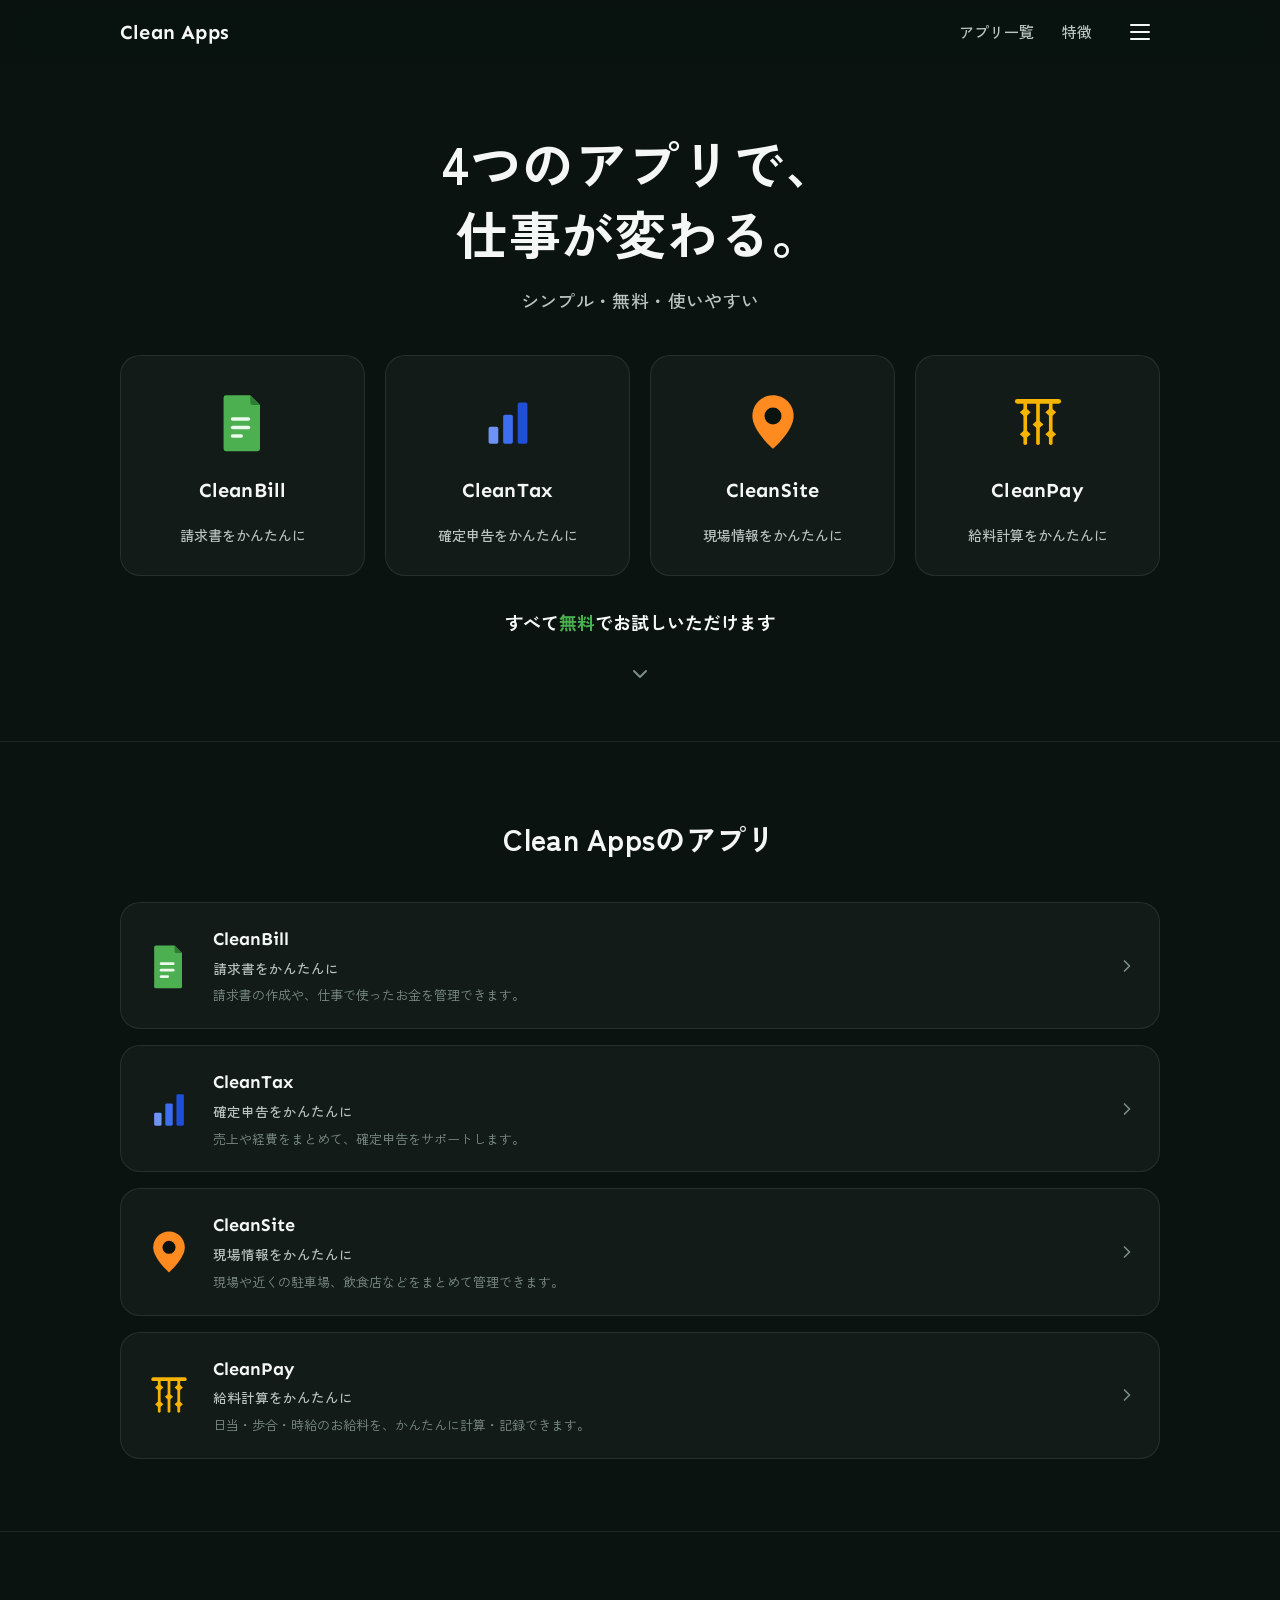
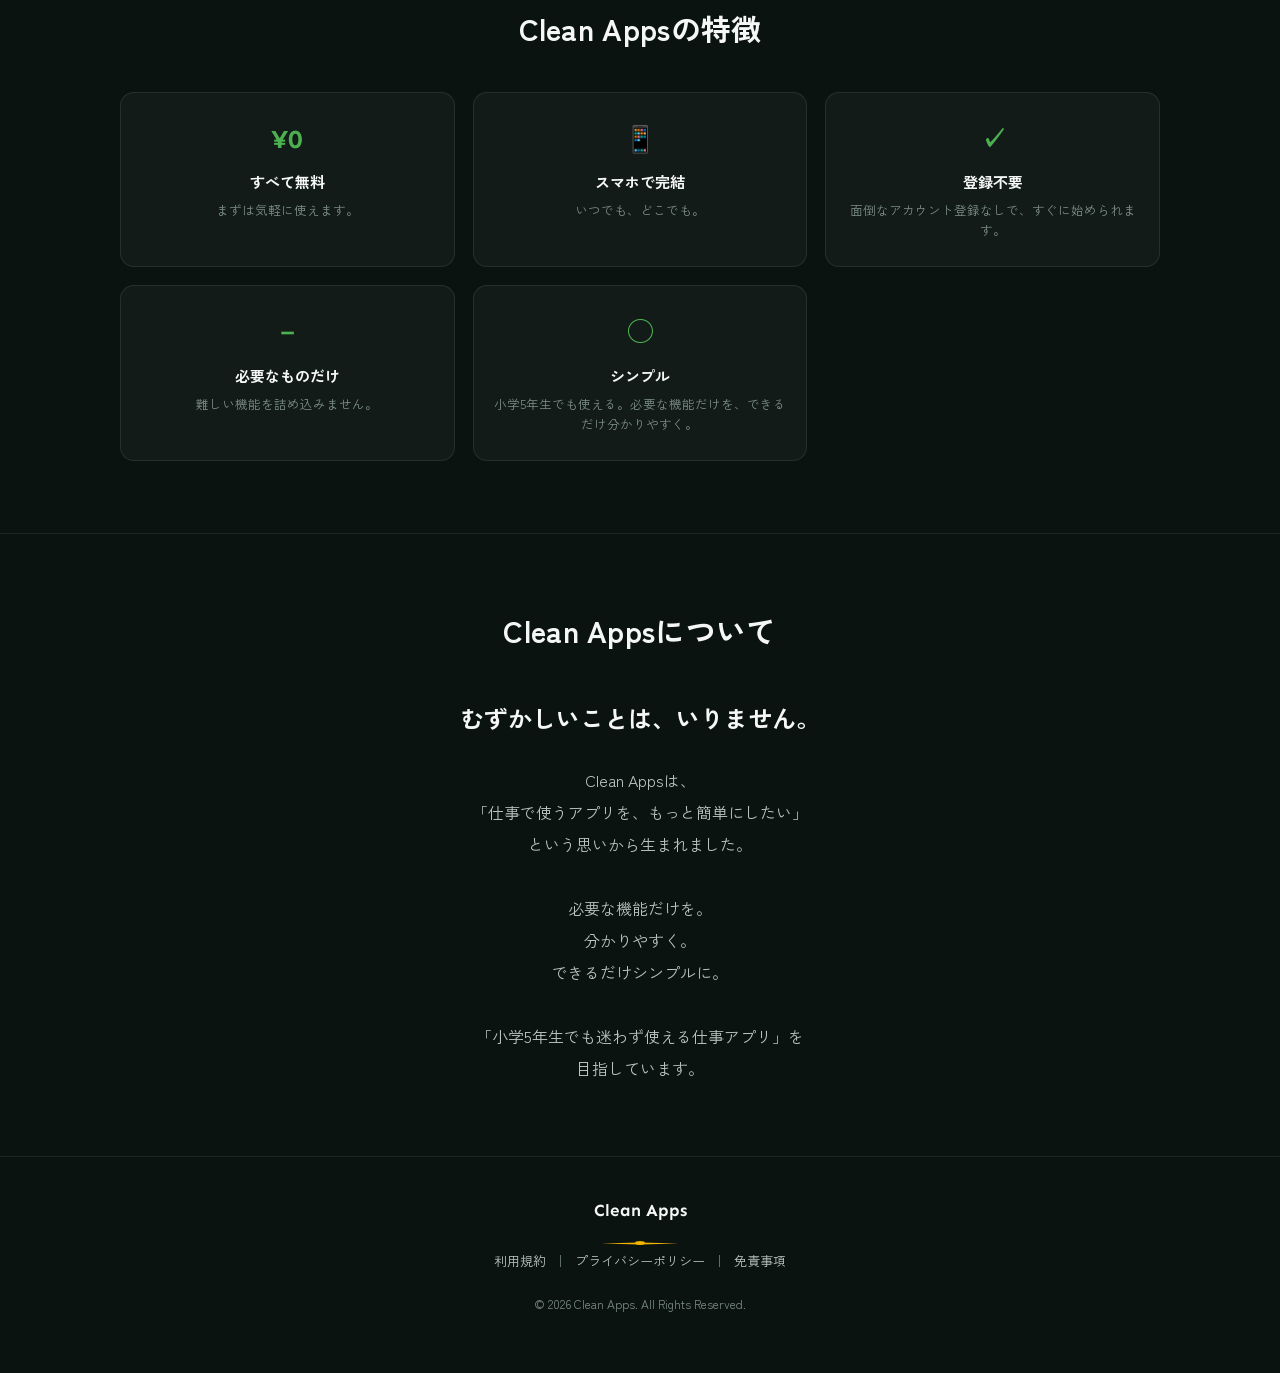
<file: index.html>
<!DOCTYPE html>
<html lang="ja">
<head>
<!-- Google tag (gtag.js) -->
<script async src="https://www.googletagmanager.com/gtag/js?id=G-RJ6NZ800L5"></script>
<script>
  window.dataLayer = window.dataLayer || [];
  function gtag(){dataLayer.push(arguments);}
  gtag('js', new Date());
  gtag('config', 'G-RJ6NZ800L5');
</script>
<meta charset="UTF-8" />
<meta name="viewport" content="width=device-width, initial-scale=1, viewport-fit=cover" />
<title>Clean Apps｜4つのアプリで、仕事が変わる。</title>
<meta name="description" content="Clean Appsは「請求書」「確定申告」「現場情報」「給料計算」を、それぞれシンプルに、無料で使えるWebアプリシリーズです。登録不要・スマホで完結。小学5年生でも迷わず使える仕事アプリを目指しています。" />
<link rel="canonical" href="https://cleanbillapp.github.io/CleanApps/" />

<!-- OGP -->
<meta property="og:type" content="website" />
<meta property="og:site_name" content="Clean Apps" />
<meta property="og:title" content="Clean Apps｜4つのアプリで、仕事が変わる。" />
<meta property="og:description" content="CleanBill・CleanTax・CleanSite・CleanPay。仕事に必要な作業をシンプルにする、無料のWebアプリシリーズです。" />
<meta property="og:url" content="https://cleanbillapp.github.io/CleanApps/" />
<meta property="og:image" content="https://cleanbillapp.github.io/CleanApps/assets/ogp.png" />
<meta name="twitter:card" content="summary_large_image" />

<link rel="icon" href="assets/favicon.svg" type="image/svg+xml" />
<link rel="preconnect" href="https://fonts.googleapis.com" />
<link rel="preconnect" href="https://fonts.gstatic.com" crossorigin />
<link href="https://fonts.googleapis.com/css2?family=Sen:wght@700;800&family=Zen+Kaku+Gothic+New:wght@500;700;900&display=swap" rel="stylesheet" />
<link rel="stylesheet" href="css/style.css" />
</head>
<body>

<a class="visually-hidden" href="#main">本文へスキップ</a>

<header class="site-header" id="siteHeader">
  <div class="container">
    <a href="#top" class="logo" aria-label="Clean Apps トップへ">
      <span>Clean Apps</span>
    </a>
    <nav class="header-nav" aria-label="メインメニュー">
      <a class="nav-link" href="#apps">アプリ一覧</a>
      <a class="nav-link" href="#features">特徴</a>
      <button class="menu-button" id="menuButton" aria-expanded="false" aria-controls="navOverlay" aria-label="メニューを開く">
        <span></span><span></span><span></span>
      </button>
    </nav>
  </div>
</header>

<div class="nav-overlay" id="navOverlay">
  <div class="nav-overlay-inner">
    <a href="#apps" data-close>アプリ一覧</a>
    <a href="#features" data-close>Clean Appsの特徴</a>
    <a href="#about" data-close>Clean Appsについて</a>
    <button type="button" class="share-menu-item" id="shareButtonMenu">
      <span aria-hidden="true">📱</span> Clean Appsを教える
    </button>
    <div class="overlay-divider"></div>
    <div class="overlay-sub">
      <a href="terms.html">利用規約</a>
      <a href="privacy.html">プライバシーポリシー</a>
      <a href="disclaimer.html">免責事項</a>
    </div>
  </div>
</div>

<main id="main">

  <!-- ファーストビュー -->
  <section class="hero" id="top">
    <div class="container">
      <h1>4つのアプリで、<br />仕事が変わる。</h1>
      <p class="lead">シンプル・無料・使いやすい</p>

      <div class="app-grid">
        <a class="app-card" href="https://cleanbillapp.github.io/PLOMPT/" target="_blank" rel="noopener">
          <span class="app-icon" aria-hidden="true">
            <svg viewBox="0 0 56 56" width="100%" height="100%">
              <path d="M14 6h20l8 8v36a2 2 0 0 1-2 2H14a2 2 0 0 1-2-2V8a2 2 0 0 1 2-2z" fill="#4caf50"/>
              <path d="M34 6l8 8h-6a2 2 0 0 1-2-2V6z" fill="#2e7d32"/>
              <rect x="18" y="24" width="16" height="3" rx="1.5" fill="#eafaeb"/>
              <rect x="18" y="31" width="16" height="3" rx="1.5" fill="#eafaeb"/>
              <rect x="18" y="38" width="10" height="3" rx="1.5" fill="#eafaeb"/>
            </svg>
          </span>
          <span class="app-name">CleanBill</span>
          <span class="app-copy">請求書をかんたんに</span>
        </a>

        <a class="app-card" href="https://cleanbillapp.github.io/CleanTax/" target="_blank" rel="noopener">
          <span class="app-icon" aria-hidden="true">
            <svg viewBox="0 0 56 56" width="100%" height="100%">
              <rect x="12" y="32" width="8" height="14" rx="1.5" fill="#6f93f5"/>
              <rect x="24" y="22" width="8" height="24" rx="1.5" fill="#3d6ef0"/>
              <rect x="36" y="12" width="8" height="34" rx="1.5" fill="#1f4fd6"/>
            </svg>
          </span>
          <span class="app-name">CleanTax</span>
          <span class="app-copy">確定申告をかんたんに</span>
        </a>

        <a class="app-card" href="https://cleanbillapp.github.io/CleanSite/" target="_blank" rel="noopener">
          <span class="app-icon" aria-hidden="true">
            <svg viewBox="0 0 56 56" width="100%" height="100%">
              <path d="M28 6c-9.4 0-17 7.6-17 17 0 12.4 17 27 17 27s17-14.6 17-27c0-9.4-7.6-17-17-17z" fill="#ff8a1f"/>
              <circle cx="28" cy="23" r="7" fill="#0a1310"/>
            </svg>
          </span>
          <span class="app-name">CleanSite</span>
          <span class="app-copy">現場情報をかんたんに</span>
        </a>

        <a class="app-card" href="https://cleanbillapp.github.io/CleanPay/" target="_blank" rel="noopener">
          <span class="app-icon" aria-hidden="true">
            <svg viewBox="0 0 56 56" width="100%" height="100%">
              <!-- CleanPay: minimal abacus, vertical-line emphasis -->
              <rect x="9" y="9" width="38" height="4" rx="2" fill="#f4b400"/>
              <rect x="16" y="11" width="3" height="36" rx="1.5" fill="#f4b400"/>
              <rect x="26.5" y="11" width="3" height="36" rx="1.5" fill="#f4b400"/>
              <rect x="37" y="11" width="3" height="36" rx="1.5" fill="#f4b400"/>
              <path d="M13 20l4.5-4 4.5 4-4.5 4z" fill="#f4b400"/>
              <path d="M23.5 30l4.5-4 4.5 4-4.5 4z" fill="#f4b400"/>
              <path d="M34 20l4.5-4 4.5 4-4.5 4z" fill="#f4b400"/>
              <path d="M13 38l4.5-4 4.5 4-4.5 4z" fill="#f4b400"/>
              <path d="M34 38l4.5-4 4.5 4-4.5 4z" fill="#f4b400"/>
            </svg>
          </span>
          <span class="app-name">CleanPay</span>
          <span class="app-copy">給料計算をかんたんに</span>
        </a>
      </div>

      <p class="free-note">すべて<span class="free">無料</span>でお試しいただけます</p>

      <a href="#apps" class="scroll-cue" aria-label="次のセクションへスクロール">
        <svg viewBox="0 0 24 24" width="24" height="24" fill="none">
          <path d="M6 9l6 6 6-6" stroke="currentColor" stroke-width="2" stroke-linecap="round" stroke-linejoin="round"/>
        </svg>
      </a>
    </div>
  </section>

  <!-- アプリ一覧 -->
  <section class="section" id="apps">
    <div class="container">
      <h2 class="section-heading">Clean Appsのアプリ</h2>

      <div class="apps-list">
        <a class="app-row bill" href="https://cleanbillapp.github.io/PLOMPT/" target="_blank" rel="noopener">
          <span class="app-icon" aria-hidden="true">
            <svg viewBox="0 0 56 56" width="100%" height="100%">
              <path d="M14 6h20l8 8v36a2 2 0 0 1-2 2H14a2 2 0 0 1-2-2V8a2 2 0 0 1 2-2z" fill="#4caf50"/>
              <path d="M34 6l8 8h-6a2 2 0 0 1-2-2V6z" fill="#2e7d32"/>
              <rect x="18" y="24" width="16" height="3" rx="1.5" fill="#eafaeb"/>
              <rect x="18" y="31" width="16" height="3" rx="1.5" fill="#eafaeb"/>
              <rect x="18" y="38" width="10" height="3" rx="1.5" fill="#eafaeb"/>
            </svg>
          </span>
          <span class="app-row-body">
            <span class="app-name">CleanBill</span>
            <span class="app-copy">請求書をかんたんに</span>
            <span class="app-desc">請求書の作成や、仕事で使ったお金を管理できます。</span>
          </span>
          <svg class="go-arrow" viewBox="0 0 24 24" fill="none" aria-hidden="true">
            <path d="M9 6l6 6-6 6" stroke="currentColor" stroke-width="2" stroke-linecap="round" stroke-linejoin="round"/>
          </svg>
        </a>

        <a class="app-row tax" href="https://cleanbillapp.github.io/CleanTax/" target="_blank" rel="noopener">
          <span class="app-icon" aria-hidden="true">
            <svg viewBox="0 0 56 56" width="100%" height="100%">
              <rect x="12" y="32" width="8" height="14" rx="1.5" fill="#6f93f5"/>
              <rect x="24" y="22" width="8" height="24" rx="1.5" fill="#3d6ef0"/>
              <rect x="36" y="12" width="8" height="34" rx="1.5" fill="#1f4fd6"/>
            </svg>
          </span>
          <span class="app-row-body">
            <span class="app-name">CleanTax</span>
            <span class="app-copy">確定申告をかんたんに</span>
            <span class="app-desc">売上や経費をまとめて、確定申告をサポートします。</span>
          </span>
          <svg class="go-arrow" viewBox="0 0 24 24" fill="none" aria-hidden="true">
            <path d="M9 6l6 6-6 6" stroke="currentColor" stroke-width="2" stroke-linecap="round" stroke-linejoin="round"/>
          </svg>
        </a>

        <a class="app-row site" href="https://cleanbillapp.github.io/CleanSite/" target="_blank" rel="noopener">
          <span class="app-icon" aria-hidden="true">
            <svg viewBox="0 0 56 56" width="100%" height="100%">
              <path d="M28 6c-9.4 0-17 7.6-17 17 0 12.4 17 27 17 27s17-14.6 17-27c0-9.4-7.6-17-17-17z" fill="#ff8a1f"/>
              <circle cx="28" cy="23" r="7" fill="#0a1310"/>
            </svg>
          </span>
          <span class="app-row-body">
            <span class="app-name">CleanSite</span>
            <span class="app-copy">現場情報をかんたんに</span>
            <span class="app-desc">現場や近くの駐車場、飲食店などをまとめて管理できます。</span>
          </span>
          <svg class="go-arrow" viewBox="0 0 24 24" fill="none" aria-hidden="true">
            <path d="M9 6l6 6-6 6" stroke="currentColor" stroke-width="2" stroke-linecap="round" stroke-linejoin="round"/>
          </svg>
        </a>

        <a class="app-row pay" href="https://cleanbillapp.github.io/CleanPay/" target="_blank" rel="noopener">
          <span class="app-icon" aria-hidden="true">
            <svg viewBox="0 0 56 56" width="100%" height="100%">
              <!-- CleanPay: minimal abacus, vertical-line emphasis -->
              <rect x="9" y="9" width="38" height="4" rx="2" fill="#f4b400"/>
              <rect x="16" y="11" width="3" height="36" rx="1.5" fill="#f4b400"/>
              <rect x="26.5" y="11" width="3" height="36" rx="1.5" fill="#f4b400"/>
              <rect x="37" y="11" width="3" height="36" rx="1.5" fill="#f4b400"/>
              <path d="M13 20l4.5-4 4.5 4-4.5 4z" fill="#f4b400"/>
              <path d="M23.5 30l4.5-4 4.5 4-4.5 4z" fill="#f4b400"/>
              <path d="M34 20l4.5-4 4.5 4-4.5 4z" fill="#f4b400"/>
              <path d="M13 38l4.5-4 4.5 4-4.5 4z" fill="#f4b400"/>
              <path d="M34 38l4.5-4 4.5 4-4.5 4z" fill="#f4b400"/>
            </svg>
          </span>
          <span class="app-row-body">
            <span class="app-name">CleanPay</span>
            <span class="app-copy">給料計算をかんたんに</span>
            <span class="app-desc">日当・歩合・時給のお給料を、かんたんに計算・記録できます。</span>
          </span>
          <svg class="go-arrow" viewBox="0 0 24 24" fill="none" aria-hidden="true">
            <path d="M9 6l6 6-6 6" stroke="currentColor" stroke-width="2" stroke-linecap="round" stroke-linejoin="round"/>
          </svg>
        </a>
      </div>
    </div>
  </section>

  <!-- 特徴 -->
  <section class="section" id="features">
    <div class="container">
      <h2 class="section-heading">Clean Appsの特徴</h2>

      <div class="features-grid">
        <div class="feature-item">
          <div class="feature-mark">¥0</div>
          <div class="feature-title">すべて無料</div>
          <div class="feature-desc">まずは気軽に使えます。</div>
        </div>
        <div class="feature-item">
          <div class="feature-mark" aria-hidden="true">📱</div>
          <div class="feature-title">スマホで完結</div>
          <div class="feature-desc">いつでも、どこでも。</div>
        </div>
        <div class="feature-item">
          <div class="feature-mark" aria-hidden="true">✓</div>
          <div class="feature-title">登録不要</div>
          <div class="feature-desc">面倒なアカウント登録なしで、すぐに始められます。</div>
        </div>
        <div class="feature-item">
          <div class="feature-mark" aria-hidden="true">－</div>
          <div class="feature-title">必要なものだけ</div>
          <div class="feature-desc">難しい機能を詰め込みません。</div>
        </div>
        <div class="feature-item wide">
          <div class="feature-mark" aria-hidden="true">◯</div>
          <div class="feature-title">シンプル</div>
          <div class="feature-desc">小学5年生でも使える。必要な機能だけを、できるだけ分かりやすく。</div>
        </div>
      </div>
    </div>
  </section>

  <!-- Clean Appsについて -->
  <section class="section" id="about">
    <div class="container">
      <h2 class="section-heading">Clean Appsについて</h2>
      <p class="about-copy">
        <strong>むずかしいことは、いりません。</strong>
        Clean Appsは、<br />
        「仕事で使うアプリを、もっと簡単にしたい」<br />
        という思いから生まれました。<br /><br />
        必要な機能だけを。<br />
        分かりやすく。<br />
        できるだけシンプルに。<br /><br />
        「小学5年生でも迷わず使える仕事アプリ」を<br />
        目指しています。
      </p>
    </div>
  </section>

</main>

<footer class="site-footer">
  <div class="container">
    <div class="footer-logo">Clean Apps</div>
    <svg viewBox="0 0 130 10" xmlns="http://www.w3.org/2000/svg" preserveAspectRatio="none" style="width:80px; height:7px; display:block; margin:2px auto 0;" aria-hidden="true">
      <ellipse cx="65" cy="4.2" rx="8" ry="2.8" fill="#F4B400"/>
      <polygon points="2,5 65,3.6 128,5 65,6.4" fill="#F4B400"/>
    </svg>
    <div class="footer-links">
      <a href="terms.html">利用規約</a>
      <span class="sep">｜</span>
      <a href="privacy.html">プライバシーポリシー</a>
      <span class="sep">｜</span>
      <a href="disclaimer.html">免責事項</a>
    </div>
    <p class="copyright">© 2026 Clean Apps. All Rights Reserved.</p>
  </div>
</footer>

<script src="js/main.js"></script>
</body>
</html>
</file>
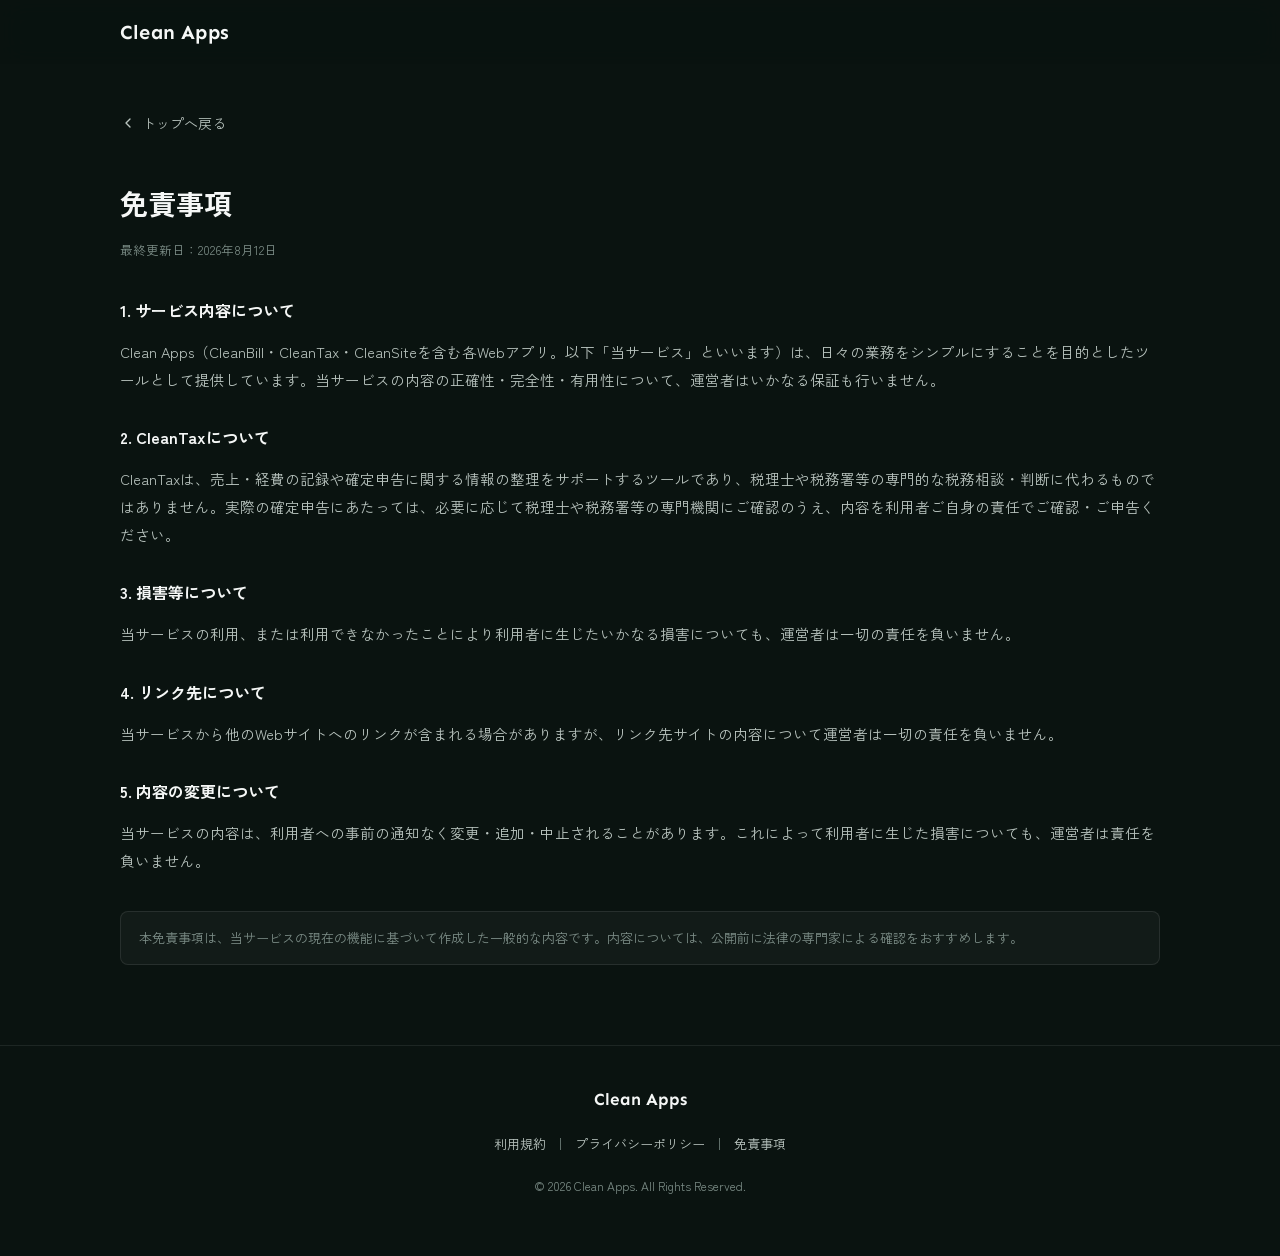
<file: disclaimer.html>
<!DOCTYPE html>
<html lang="ja">
<head>
<!-- Google tag (gtag.js) -->
<script async src="https://www.googletagmanager.com/gtag/js?id=G-RJ6NZ800L5"></script>
<script>
  window.dataLayer = window.dataLayer || [];
  function gtag(){dataLayer.push(arguments);}
  gtag('js', new Date());
  gtag('config', 'G-RJ6NZ800L5');
</script>
<meta charset="UTF-8" />
<meta name="viewport" content="width=device-width, initial-scale=1, viewport-fit=cover" />
<title>免責事項｜Clean Apps</title>
<meta name="description" content="Clean Apps（CleanBill・CleanTax・CleanSite）の免責事項です。" />
<link rel="canonical" href="https://cleanbillapp.github.io/CleanApps/disclaimer.html" />
<link rel="icon" href="assets/favicon.svg" type="image/svg+xml" />
<link rel="preconnect" href="https://fonts.googleapis.com" />
<link rel="preconnect" href="https://fonts.gstatic.com" crossorigin />
<link href="https://fonts.googleapis.com/css2?family=Sen:wght@700;800&family=Zen+Kaku+Gothic+New:wght@500;700;900&display=swap" rel="stylesheet" />
<link rel="stylesheet" href="css/style.css" />
</head>
<body>

<header class="site-header">
  <div class="container">
    <a href="index.html" class="logo"><span>Clean Apps</span></a>
  </div>
</header>

<main class="legal-main">
  <div class="container">
    <a href="index.html" class="back-link">
      <svg width="16" height="16" viewBox="0 0 24 24" fill="none"><path d="M15 6l-6 6 6 6" stroke="currentColor" stroke-width="2" stroke-linecap="round" stroke-linejoin="round"/></svg>
      トップへ戻る
    </a>

    <h1>免責事項</h1>
    <p class="updated">最終更新日：2026年8月12日</p>

    <h2>1. サービス内容について</h2>
    <p>Clean Apps（CleanBill・CleanTax・CleanSiteを含む各Webアプリ。以下「当サービス」といいます）は、日々の業務をシンプルにすることを目的としたツールとして提供しています。当サービスの内容の正確性・完全性・有用性について、運営者はいかなる保証も行いません。</p>

    <h2>2. CleanTaxについて</h2>
    <p>CleanTaxは、売上・経費の記録や確定申告に関する情報の整理をサポートするツールであり、税理士や税務署等の専門的な税務相談・判断に代わるものではありません。実際の確定申告にあたっては、必要に応じて税理士や税務署等の専門機関にご確認のうえ、内容を利用者ご自身の責任でご確認・ご申告ください。</p>

    <h2>3. 損害等について</h2>
    <p>当サービスの利用、または利用できなかったことにより利用者に生じたいかなる損害についても、運営者は一切の責任を負いません。</p>

    <h2>4. リンク先について</h2>
    <p>当サービスから他のWebサイトへのリンクが含まれる場合がありますが、リンク先サイトの内容について運営者は一切の責任を負いません。</p>

    <h2>5. 内容の変更について</h2>
    <p>当サービスの内容は、利用者への事前の通知なく変更・追加・中止されることがあります。これによって利用者に生じた損害についても、運営者は責任を負いません。</p>

    <div class="legal-notice">
      本免責事項は、当サービスの現在の機能に基づいて作成した一般的な内容です。内容については、公開前に法律の専門家による確認をおすすめします。
    </div>
  </div>
</main>

<footer class="site-footer">
  <div class="container">
    <div class="footer-logo">Clean Apps</div>
    <div class="footer-links">
      <a href="terms.html">利用規約</a>
      <span class="sep">｜</span>
      <a href="privacy.html">プライバシーポリシー</a>
      <span class="sep">｜</span>
      <a href="disclaimer.html">免責事項</a>
    </div>
    <p class="copyright">© 2026 Clean Apps. All Rights Reserved.</p>
  </div>
</footer>

</body>
</html>
</file>
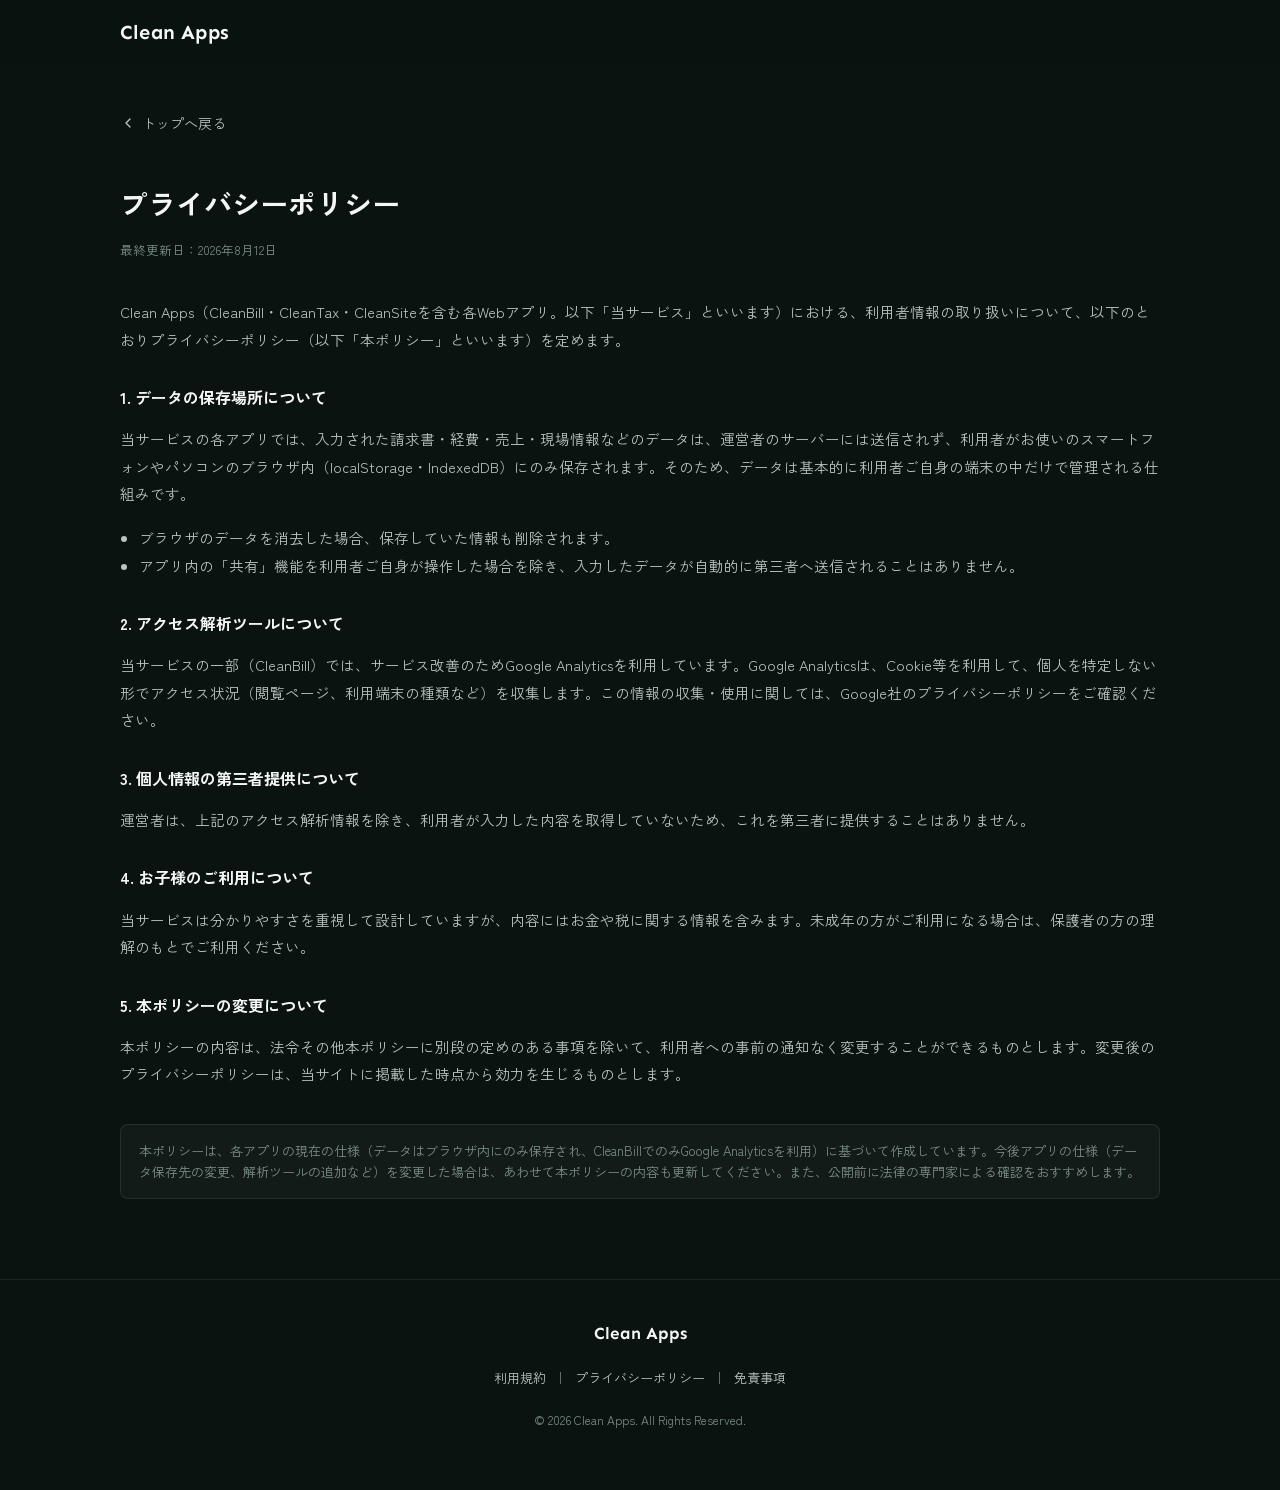
<file: privacy.html>
<!DOCTYPE html>
<html lang="ja">
<head>
<!-- Google tag (gtag.js) -->
<script async src="https://www.googletagmanager.com/gtag/js?id=G-RJ6NZ800L5"></script>
<script>
  window.dataLayer = window.dataLayer || [];
  function gtag(){dataLayer.push(arguments);}
  gtag('js', new Date());
  gtag('config', 'G-RJ6NZ800L5');
</script>
<meta charset="UTF-8" />
<meta name="viewport" content="width=device-width, initial-scale=1, viewport-fit=cover" />
<title>プライバシーポリシー｜Clean Apps</title>
<meta name="description" content="Clean Apps（CleanBill・CleanTax・CleanSite）のプライバシーポリシーです。" />
<link rel="canonical" href="https://cleanbillapp.github.io/CleanApps/privacy.html" />
<link rel="icon" href="assets/favicon.svg" type="image/svg+xml" />
<link rel="preconnect" href="https://fonts.googleapis.com" />
<link rel="preconnect" href="https://fonts.gstatic.com" crossorigin />
<link href="https://fonts.googleapis.com/css2?family=Sen:wght@700;800&family=Zen+Kaku+Gothic+New:wght@500;700;900&display=swap" rel="stylesheet" />
<link rel="stylesheet" href="css/style.css" />
</head>
<body>

<header class="site-header">
  <div class="container">
    <a href="index.html" class="logo"><span>Clean Apps</span></a>
  </div>
</header>

<main class="legal-main">
  <div class="container">
    <a href="index.html" class="back-link">
      <svg width="16" height="16" viewBox="0 0 24 24" fill="none"><path d="M15 6l-6 6 6 6" stroke="currentColor" stroke-width="2" stroke-linecap="round" stroke-linejoin="round"/></svg>
      トップへ戻る
    </a>

    <h1>プライバシーポリシー</h1>
    <p class="updated">最終更新日：2026年8月12日</p>

    <p>Clean Apps（CleanBill・CleanTax・CleanSiteを含む各Webアプリ。以下「当サービス」といいます）における、利用者情報の取り扱いについて、以下のとおりプライバシーポリシー（以下「本ポリシー」といいます）を定めます。</p>

    <h2>1. データの保存場所について</h2>
    <p>当サービスの各アプリでは、入力された請求書・経費・売上・現場情報などのデータは、運営者のサーバーには送信されず、利用者がお使いのスマートフォンやパソコンのブラウザ内（localStorage・IndexedDB）にのみ保存されます。そのため、データは基本的に利用者ご自身の端末の中だけで管理される仕組みです。</p>
    <ul>
      <li>ブラウザのデータを消去した場合、保存していた情報も削除されます。</li>
      <li>アプリ内の「共有」機能を利用者ご自身が操作した場合を除き、入力したデータが自動的に第三者へ送信されることはありません。</li>
    </ul>

    <h2>2. アクセス解析ツールについて</h2>
    <p>当サービスの一部（CleanBill）では、サービス改善のためGoogle Analyticsを利用しています。Google Analyticsは、Cookie等を利用して、個人を特定しない形でアクセス状況（閲覧ページ、利用端末の種類など）を収集します。この情報の収集・使用に関しては、Google社のプライバシーポリシーをご確認ください。</p>

    <h2>3. 個人情報の第三者提供について</h2>
    <p>運営者は、上記のアクセス解析情報を除き、利用者が入力した内容を取得していないため、これを第三者に提供することはありません。</p>

    <h2>4. お子様のご利用について</h2>
    <p>当サービスは分かりやすさを重視して設計していますが、内容にはお金や税に関する情報を含みます。未成年の方がご利用になる場合は、保護者の方の理解のもとでご利用ください。</p>

    <h2>5. 本ポリシーの変更について</h2>
    <p>本ポリシーの内容は、法令その他本ポリシーに別段の定めのある事項を除いて、利用者への事前の通知なく変更することができるものとします。変更後のプライバシーポリシーは、当サイトに掲載した時点から効力を生じるものとします。</p>

    <div class="legal-notice">
      本ポリシーは、各アプリの現在の仕様（データはブラウザ内にのみ保存され、CleanBillでのみGoogle Analyticsを利用）に基づいて作成しています。今後アプリの仕様（データ保存先の変更、解析ツールの追加など）を変更した場合は、あわせて本ポリシーの内容も更新してください。また、公開前に法律の専門家による確認をおすすめします。
    </div>
  </div>
</main>

<footer class="site-footer">
  <div class="container">
    <div class="footer-logo">Clean Apps</div>
    <div class="footer-links">
      <a href="terms.html">利用規約</a>
      <span class="sep">｜</span>
      <a href="privacy.html">プライバシーポリシー</a>
      <span class="sep">｜</span>
      <a href="disclaimer.html">免責事項</a>
    </div>
    <p class="copyright">© 2026 Clean Apps. All Rights Reserved.</p>
  </div>
</footer>

</body>
</html>
</file>
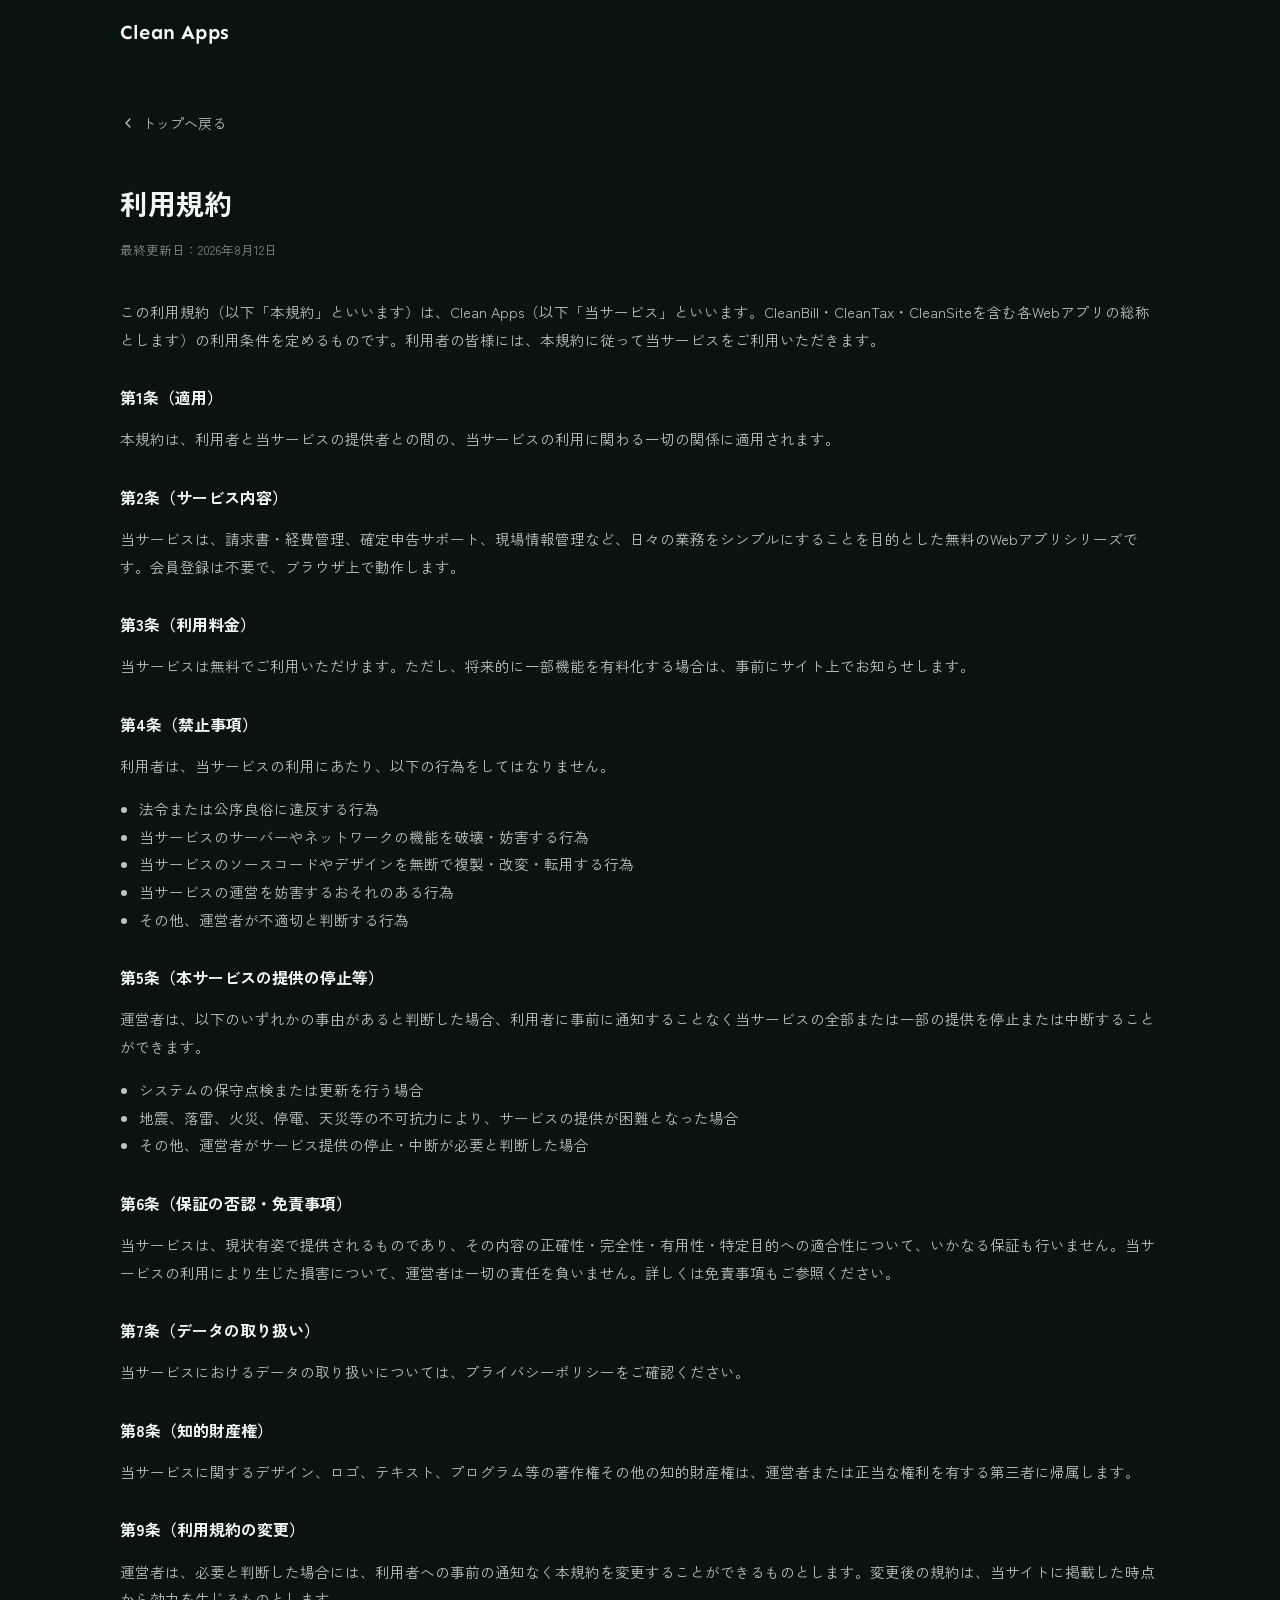
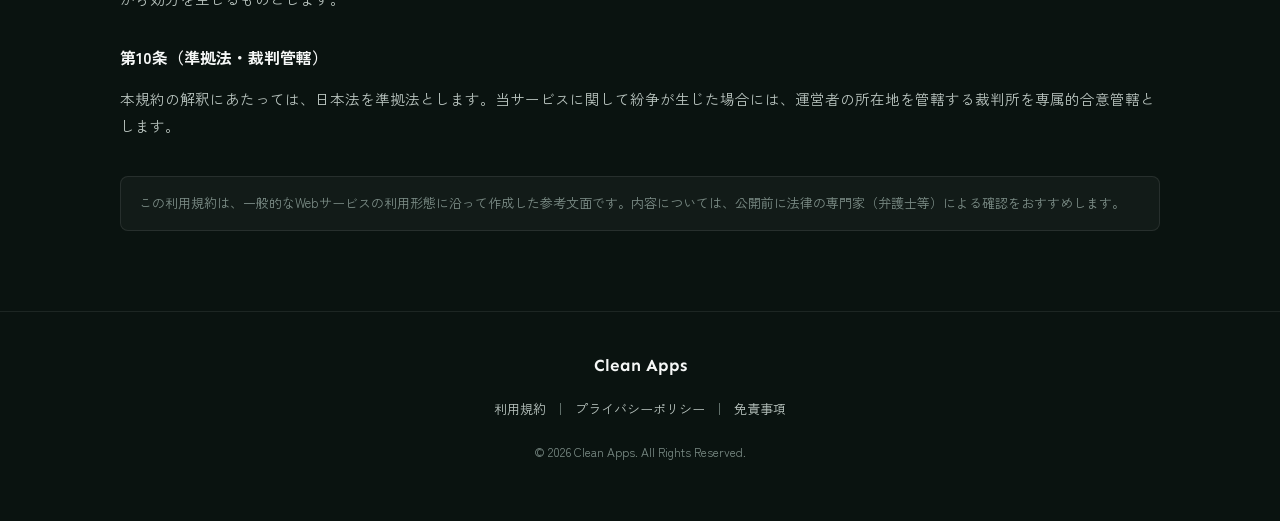
<file: terms.html>
<!DOCTYPE html>
<html lang="ja">
<head>
<!-- Google tag (gtag.js) -->
<script async src="https://www.googletagmanager.com/gtag/js?id=G-RJ6NZ800L5"></script>
<script>
  window.dataLayer = window.dataLayer || [];
  function gtag(){dataLayer.push(arguments);}
  gtag('js', new Date());
  gtag('config', 'G-RJ6NZ800L5');
</script>
<meta charset="UTF-8" />
<meta name="viewport" content="width=device-width, initial-scale=1, viewport-fit=cover" />
<title>利用規約｜Clean Apps</title>
<meta name="description" content="Clean Apps（CleanBill・CleanTax・CleanSite）の利用規約です。" />
<link rel="canonical" href="https://cleanbillapp.github.io/CleanApps/terms.html" />
<link rel="icon" href="assets/favicon.svg" type="image/svg+xml" />
<link rel="preconnect" href="https://fonts.googleapis.com" />
<link rel="preconnect" href="https://fonts.gstatic.com" crossorigin />
<link href="https://fonts.googleapis.com/css2?family=Sen:wght@700;800&family=Zen+Kaku+Gothic+New:wght@500;700;900&display=swap" rel="stylesheet" />
<link rel="stylesheet" href="css/style.css" />
</head>
<body>

<header class="site-header">
  <div class="container">
    <a href="index.html" class="logo"><span>Clean Apps</span></a>
  </div>
</header>

<main class="legal-main">
  <div class="container">
    <a href="index.html" class="back-link">
      <svg width="16" height="16" viewBox="0 0 24 24" fill="none"><path d="M15 6l-6 6 6 6" stroke="currentColor" stroke-width="2" stroke-linecap="round" stroke-linejoin="round"/></svg>
      トップへ戻る
    </a>

    <h1>利用規約</h1>
    <p class="updated">最終更新日：2026年8月12日</p>

    <p>この利用規約（以下「本規約」といいます）は、Clean Apps（以下「当サービス」といいます。CleanBill・CleanTax・CleanSiteを含む各Webアプリの総称とします）の利用条件を定めるものです。利用者の皆様には、本規約に従って当サービスをご利用いただきます。</p>

    <h2>第1条（適用）</h2>
    <p>本規約は、利用者と当サービスの提供者との間の、当サービスの利用に関わる一切の関係に適用されます。</p>

    <h2>第2条（サービス内容）</h2>
    <p>当サービスは、請求書・経費管理、確定申告サポート、現場情報管理など、日々の業務をシンプルにすることを目的とした無料のWebアプリシリーズです。会員登録は不要で、ブラウザ上で動作します。</p>

    <h2>第3条（利用料金）</h2>
    <p>当サービスは無料でご利用いただけます。ただし、将来的に一部機能を有料化する場合は、事前にサイト上でお知らせします。</p>

    <h2>第4条（禁止事項）</h2>
    <p>利用者は、当サービスの利用にあたり、以下の行為をしてはなりません。</p>
    <ul>
      <li>法令または公序良俗に違反する行為</li>
      <li>当サービスのサーバーやネットワークの機能を破壊・妨害する行為</li>
      <li>当サービスのソースコードやデザインを無断で複製・改変・転用する行為</li>
      <li>当サービスの運営を妨害するおそれのある行為</li>
      <li>その他、運営者が不適切と判断する行為</li>
    </ul>

    <h2>第5条（本サービスの提供の停止等）</h2>
    <p>運営者は、以下のいずれかの事由があると判断した場合、利用者に事前に通知することなく当サービスの全部または一部の提供を停止または中断することができます。</p>
    <ul>
      <li>システムの保守点検または更新を行う場合</li>
      <li>地震、落雷、火災、停電、天災等の不可抗力により、サービスの提供が困難となった場合</li>
      <li>その他、運営者がサービス提供の停止・中断が必要と判断した場合</li>
    </ul>

    <h2>第6条（保証の否認・免責事項）</h2>
    <p>当サービスは、現状有姿で提供されるものであり、その内容の正確性・完全性・有用性・特定目的への適合性について、いかなる保証も行いません。当サービスの利用により生じた損害について、運営者は一切の責任を負いません。詳しくは<a href="disclaimer.html">免責事項</a>もご参照ください。</p>

    <h2>第7条（データの取り扱い）</h2>
    <p>当サービスにおけるデータの取り扱いについては、<a href="privacy.html">プライバシーポリシー</a>をご確認ください。</p>

    <h2>第8条（知的財産権）</h2>
    <p>当サービスに関するデザイン、ロゴ、テキスト、プログラム等の著作権その他の知的財産権は、運営者または正当な権利を有する第三者に帰属します。</p>

    <h2>第9条（利用規約の変更）</h2>
    <p>運営者は、必要と判断した場合には、利用者への事前の通知なく本規約を変更することができるものとします。変更後の規約は、当サイトに掲載した時点から効力を生じるものとします。</p>

    <h2>第10条（準拠法・裁判管轄）</h2>
    <p>本規約の解釈にあたっては、日本法を準拠法とします。当サービスに関して紛争が生じた場合には、運営者の所在地を管轄する裁判所を専属的合意管轄とします。</p>

    <div class="legal-notice">
      この利用規約は、一般的なWebサービスの利用形態に沿って作成した参考文面です。内容については、公開前に法律の専門家（弁護士等）による確認をおすすめします。
    </div>
  </div>
</main>

<footer class="site-footer">
  <div class="container">
    <div class="footer-logo">Clean Apps</div>
    <div class="footer-links">
      <a href="terms.html">利用規約</a>
      <span class="sep">｜</span>
      <a href="privacy.html">プライバシーポリシー</a>
      <span class="sep">｜</span>
      <a href="disclaimer.html">免責事項</a>
    </div>
    <p class="copyright">© 2026 Clean Apps. All Rights Reserved.</p>
  </div>
</footer>

</body>
</html>
</file>
<file: css/style.css>
/* ==========================================================================
   Clean Apps 公式サイト — style.css
   デザイン基準: 添付画像②に忠実。ダーク背景・グリーン/ブルー/オレンジの
   4アプリカラー・引き算のデザイン思想を維持すること。
   ========================================================================== */

:root {
  /* Color tokens */
  --bg: #0a1310;
  --bg-elevated: #0d1815;
  --card-bg: rgba(255, 255, 255, 0.035);
  --card-border: rgba(255, 255, 255, 0.09);
  --card-border-hover: rgba(255, 255, 255, 0.16);
  --text-primary: #f5f7f6;
  --text-secondary: #b9c4bf;
  --text-muted: #7c8d87;

  --bill-color: #4caf50;
  --bill-color-soft: rgba(76, 175, 80, 0.14);
  --tax-color: #3d6ef0;
  --tax-color-soft: rgba(61, 110, 240, 0.14);
  --site-color: #ff8a1f;
  --site-color-soft: rgba(255, 138, 31, 0.14);
  --pay-color: #f4b400;
  --pay-color-soft: rgba(244, 180, 0, 0.14);

  --accent-green: #4caf50;

  --divider: rgba(255, 255, 255, 0.08);

  /* Type */
  --font-display: 'Sen', 'Zen Kaku Gothic New', sans-serif;
  --font-body: 'Zen Kaku Gothic New', 'Sen', sans-serif;

  /* Layout */
  --header-h: 64px;
  --container-w: 1080px;
  --radius-lg: 20px;
  --radius-md: 14px;
  --radius-sm: 8px;
}

* {
  box-sizing: border-box;
}

html {
  scroll-behavior: smooth;
}

@media (prefers-reduced-motion: reduce) {
  html {
    scroll-behavior: auto;
  }
  * {
    animation-duration: 0.01ms !important;
    animation-iteration-count: 1 !important;
    transition-duration: 0.01ms !important;
  }
}

body {
  margin: 0;
  background: var(--bg);
  color: var(--text-primary);
  font-family: var(--font-body);
  -webkit-font-smoothing: antialiased;
  text-rendering: optimizeLegibility;
  line-height: 1.6;
}

img,
svg {
  display: block;
  max-width: 100%;
}

a {
  color: inherit;
  text-decoration: none;
}

button {
  font-family: inherit;
  cursor: pointer;
}

.container {
  width: 100%;
  max-width: var(--container-w);
  margin: 0 auto;
  padding: 0 20px;
}

.visually-hidden {
  position: absolute;
  width: 1px;
  height: 1px;
  overflow: hidden;
  clip: rect(0 0 0 0);
  white-space: nowrap;
}

/* --------------------------------------------------------------------- */
/* Header                                                                  */
/* --------------------------------------------------------------------- */

.site-header {
  position: sticky;
  top: 0;
  z-index: 100;
  height: var(--header-h);
  display: flex;
  align-items: center;
  background: rgba(10, 19, 16, 0.72);
  backdrop-filter: saturate(140%) blur(14px);
  -webkit-backdrop-filter: saturate(140%) blur(14px);
  border-bottom: 1px solid transparent;
  transition: border-color 0.25s ease, background 0.25s ease;
}

.site-header.is-scrolled {
  border-bottom-color: var(--divider);
  background: rgba(10, 19, 16, 0.9);
}

.site-header .container {
  display: flex;
  align-items: center;
  justify-content: space-between;
}

.logo {
  display: flex;
  align-items: center;
  gap: 8px;
  font-family: var(--font-display);
  font-weight: 700;
  font-size: 20px;
  letter-spacing: 0.01em;
  color: var(--text-primary);
}

.header-nav {
  display: flex;
  align-items: center;
  gap: 28px;
}

.header-nav .nav-link {
  display: none;
  font-size: 15px;
  font-weight: 500;
  color: var(--text-secondary);
  transition: color 0.2s ease;
}

.header-nav .nav-link:hover,
.header-nav .nav-link:focus-visible {
  color: var(--text-primary);
}

@media (min-width: 760px) {
  .header-nav .nav-link {
    display: inline-block;
  }
}

.menu-button {
  display: flex;
  flex-direction: column;
  justify-content: center;
  align-items: center;
  gap: 5px;
  width: 40px;
  height: 40px;
  background: transparent;
  border: none;
  border-radius: var(--radius-sm);
  padding: 0;
}

.menu-button:hover,
.menu-button:focus-visible {
  background: rgba(255, 255, 255, 0.06);
}

.menu-button span {
  display: block;
  width: 20px;
  height: 2px;
  background: var(--text-primary);
  border-radius: 2px;
  transition: transform 0.25s ease, opacity 0.25s ease;
}

.menu-button[aria-expanded='true'] span:nth-child(1) {
  transform: translateY(7px) rotate(45deg);
}
.menu-button[aria-expanded='true'] span:nth-child(2) {
  opacity: 0;
}
.menu-button[aria-expanded='true'] span:nth-child(3) {
  transform: translateY(-7px) rotate(-45deg);
}

/* --------------------------------------------------------------------- */
/* Hamburger menu overlay                                                  */
/* --------------------------------------------------------------------- */

.nav-overlay {
  position: fixed;
  inset: 0;
  z-index: 90;
  background: rgba(6, 12, 10, 0.97);
  display: flex;
  align-items: center;
  justify-content: center;
  opacity: 0;
  visibility: hidden;
  transition: opacity 0.25s ease, visibility 0.25s ease;
}

.nav-overlay.is-open {
  opacity: 1;
  visibility: visible;
}

.nav-overlay-inner {
  width: 100%;
  max-width: 340px;
  padding: 0 24px;
  display: flex;
  flex-direction: column;
  gap: 4px;
}

.nav-overlay a {
  padding: 16px 4px;
  font-size: 19px;
  font-weight: 600;
  color: var(--text-primary);
}

.nav-overlay a:hover,
.nav-overlay a:focus-visible {
  color: var(--accent-green);
}

.nav-overlay .overlay-divider {
  height: 1px;
  background: var(--divider);
  margin: 12px 4px;
}

.nav-overlay .overlay-sub a {
  font-size: 15px;
  font-weight: 500;
  color: var(--text-secondary);
  padding: 12px 4px;
}

/* --------------------------------------------------------------------- */
/* Hero                                                                     */
/* --------------------------------------------------------------------- */

.hero {
  padding: 64px 0 48px;
  text-align: center;
}

.hero h1 {
  margin: 0 0 18px;
  font-family: var(--font-body);
  font-weight: 700;
  font-size: clamp(30px, 8vw, 52px);
  line-height: 1.35;
  letter-spacing: 0.01em;
}

.hero .lead {
  margin: 0 0 40px;
  font-size: clamp(15px, 3.6vw, 18px);
  font-weight: 500;
  color: var(--text-secondary);
  letter-spacing: 0.02em;
}

.app-grid {
  display: grid;
  grid-template-columns: repeat(2, minmax(0, 1fr));
  gap: 12px;
  margin: 0 0 32px;
}

@media (min-width: 640px) {
  .app-grid {
    grid-template-columns: repeat(4, minmax(0, 1fr));
    gap: 20px;
  }
}

.app-card {
  display: flex;
  flex-direction: column;
  align-items: center;
  gap: 14px;
  padding: 22px 10px 20px;
  background: var(--card-bg);
  border: 1px solid var(--card-border);
  border-radius: var(--radius-lg);
  transition: border-color 0.2s ease, transform 0.2s ease, background 0.2s ease;
}

@media (min-width: 640px) {
  .app-card {
    padding: 32px 20px 28px;
    gap: 18px;
  }
}

.app-card:hover,
.app-card:focus-visible {
  border-color: var(--card-border-hover);
  transform: translateY(-2px);
  background: rgba(255, 255, 255, 0.05);
}

.app-icon {
  width: 56px;
  height: 56px;
  display: flex;
  align-items: center;
  justify-content: center;
}

@media (min-width: 640px) {
  .app-icon {
    width: 68px;
    height: 68px;
  }
}

.app-card .app-name {
  font-family: var(--font-display);
  font-weight: 700;
  font-size: clamp(14px, 4.4vw, 20px);
  letter-spacing: 0.01em;
}

.app-card .app-copy {
  font-size: clamp(11px, 3vw, 14px);
  font-weight: 500;
  color: var(--text-secondary);
  text-align: center;
}

.free-note {
  margin: 0 0 8px;
  font-size: clamp(15px, 3.8vw, 18px);
  font-weight: 600;
  color: var(--text-primary);
}

.free-note .free {
  color: var(--accent-green);
}

.scroll-cue {
  display: inline-flex;
  align-items: center;
  justify-content: center;
  width: 36px;
  height: 36px;
  margin-top: 12px;
  color: var(--text-muted);
  border: none;
  background: transparent;
  animation: bob 2.2s ease-in-out infinite;
}

@keyframes bob {
  0%, 100% { transform: translateY(0); }
  50% { transform: translateY(5px); }
}

/* --------------------------------------------------------------------- */
/* Section shared                                                           */
/* --------------------------------------------------------------------- */

section {
  scroll-margin-top: calc(var(--header-h) + 12px);
}

.section {
  padding: 72px 0;
  border-top: 1px solid var(--divider);
}

.section-heading {
  margin: 0 0 40px;
  font-family: var(--font-body);
  font-weight: 700;
  font-size: clamp(22px, 5.6vw, 30px);
  text-align: center;
  letter-spacing: 0.01em;
}

/* --------------------------------------------------------------------- */
/* Apps detail section                                                      */
/* --------------------------------------------------------------------- */

.apps-list {
  display: flex;
  flex-direction: column;
  gap: 16px;
}

.app-row {
  display: flex;
  align-items: center;
  gap: 18px;
  padding: 22px;
  background: var(--card-bg);
  border: 1px solid var(--card-border);
  border-radius: var(--radius-lg);
  transition: border-color 0.2s ease, background 0.2s ease;
}

.app-row:hover,
.app-row:focus-visible {
  border-color: var(--card-border-hover);
  background: rgba(255, 255, 255, 0.05);
}

.app-row .app-icon {
  flex: 0 0 auto;
  width: 52px;
  height: 52px;
}

.app-row-body {
  flex: 1 1 auto;
  min-width: 0;
}

.app-row-body .app-name {
  display: block;
  font-family: var(--font-display);
  font-weight: 700;
  font-size: 18px;
  margin-bottom: 4px;
}

.app-row-body .app-copy {
  display: block;
  font-size: 13.5px;
  font-weight: 500;
  color: var(--text-secondary);
  margin-bottom: 6px;
}

.app-row-body .app-desc {
  display: block;
  font-size: 13px;
  color: var(--text-muted);
  line-height: 1.6;
}

.app-row .go-arrow {
  flex: 0 0 auto;
  width: 20px;
  height: 20px;
  color: var(--text-muted);
}

.app-row.bill:hover { border-color: var(--bill-color); }
.app-row.tax:hover { border-color: var(--tax-color); }
.app-row.site:hover { border-color: var(--site-color); }
.app-row.pay:hover { border-color: var(--pay-color); }

/* --------------------------------------------------------------------- */
/* Features section                                                         */
/* --------------------------------------------------------------------- */

.features-grid {
  display: grid;
  grid-template-columns: repeat(2, 1fr);
  gap: 14px;
}

@media (min-width: 640px) {
  .features-grid {
    grid-template-columns: repeat(3, 1fr);
    gap: 18px;
  }
}

.feature-item {
  padding: 26px 16px;
  text-align: center;
  background: var(--card-bg);
  border: 1px solid var(--card-border);
  border-radius: var(--radius-md);
}

.feature-item .feature-mark {
  font-family: var(--font-display);
  font-weight: 700;
  font-size: 26px;
  color: var(--accent-green);
  margin-bottom: 10px;
}

.feature-item .feature-title {
  font-weight: 700;
  font-size: 15px;
  margin-bottom: 6px;
}

.feature-item .feature-desc {
  font-size: 12.5px;
  color: var(--text-muted);
  line-height: 1.6;
}

.feature-item.wide {
  grid-column: 1 / -1;
}

@media (min-width: 640px) {
  .feature-item.wide {
    grid-column: auto;
  }
}

/* --------------------------------------------------------------------- */
/* About section                                                            */
/* --------------------------------------------------------------------- */

.about-copy {
  max-width: 560px;
  margin: 0 auto;
  text-align: center;
  font-size: 16px;
  color: var(--text-secondary);
  line-height: 2;
}

.about-copy strong {
  display: block;
  color: var(--text-primary);
  font-size: clamp(19px, 5vw, 24px);
  font-weight: 700;
  margin-bottom: 22px;
}

/* --------------------------------------------------------------------- */
/* 友達に教える (共有ボタン)                                                */
/* --------------------------------------------------------------------- */

.share-button {
  display: flex;
  align-items: center;
  justify-content: center;
  gap: 8px;
  margin: 36px auto 0;
  padding: 13px 26px;
  font-family: var(--font-body);
  font-size: 15px;
  font-weight: 700;
  color: var(--text-primary);
  background: var(--card-bg);
  border: 1px solid var(--card-border);
  border-radius: 999px;
  transition: border-color 0.2s ease, background 0.2s ease, transform 0.2s ease;
}

.share-button:hover,
.share-button:focus-visible {
  border-color: var(--accent-green);
  background: rgba(255, 255, 255, 0.05);
  transform: translateY(-1px);
}

.share-button span {
  font-size: 16px;
}

.share-menu-item {
  display: flex;
  align-items: center;
  gap: 8px;
  padding: 16px 4px;
  font-family: var(--font-body);
  font-size: 19px;
  font-weight: 600;
  color: var(--text-primary);
  background: transparent;
  border: none;
  text-align: left;
  width: 100%;
}

.share-menu-item:hover,
.share-menu-item:focus-visible {
  color: var(--accent-green);
}

.share-menu-item span {
  font-size: 18px;
}

/* --------------------------------------------------------------------- */
/* Footer                                                                    */
/* --------------------------------------------------------------------- */

.site-footer {
  padding: 40px 0 48px;
  border-top: 1px solid var(--divider);
  text-align: center;
}

.site-footer .footer-logo {
  font-family: var(--font-display);
  font-weight: 700;
  font-size: 17px;
  margin-bottom: 16px;
}

.footer-links {
  display: flex;
  align-items: center;
  justify-content: center;
  flex-wrap: wrap;
  gap: 6px;
  font-size: 13px;
  color: var(--text-muted);
  margin-bottom: 18px;
}

.footer-links a {
  color: var(--text-secondary);
  padding: 4px 2px;
}

.footer-links a:hover,
.footer-links a:focus-visible {
  color: var(--text-primary);
}

.footer-links .sep {
  color: var(--text-muted);
}

.copyright {
  font-size: 12px;
  color: var(--text-muted);
}

/* --------------------------------------------------------------------- */
/* Legal pages                                                              */
/* --------------------------------------------------------------------- */

.legal-main {
  padding: 48px 0 80px;
}

.legal-main .back-link {
  display: inline-flex;
  align-items: center;
  gap: 6px;
  font-size: 14px;
  color: var(--text-secondary);
  margin-bottom: 28px;
}

.legal-main .back-link:hover {
  color: var(--text-primary);
}

.legal-main h1 {
  font-family: var(--font-body);
  font-weight: 700;
  font-size: clamp(22px, 6vw, 28px);
  margin-bottom: 8px;
}

.legal-main .updated {
  font-size: 12.5px;
  color: var(--text-muted);
  margin-bottom: 36px;
}

.legal-main h2 {
  font-size: 16px;
  font-weight: 700;
  margin: 32px 0 10px;
}

.legal-main p,
.legal-main li {
  font-size: 14.5px;
  color: var(--text-secondary);
  line-height: 1.9;
}

.legal-main ul {
  padding-left: 1.2em;
}

.legal-notice {
  margin-top: 36px;
  padding: 16px 18px;
  border: 1px solid var(--card-border);
  border-radius: var(--radius-sm);
  background: var(--card-bg);
  font-size: 13px;
  color: var(--text-muted);
}

/* --------------------------------------------------------------------- */
/* Focus visibility                                                         */
/* --------------------------------------------------------------------- */

a:focus-visible,
button:focus-visible {
  outline: 2px solid var(--accent-green);
  outline-offset: 2px;
  border-radius: 4px;
}
</file>
